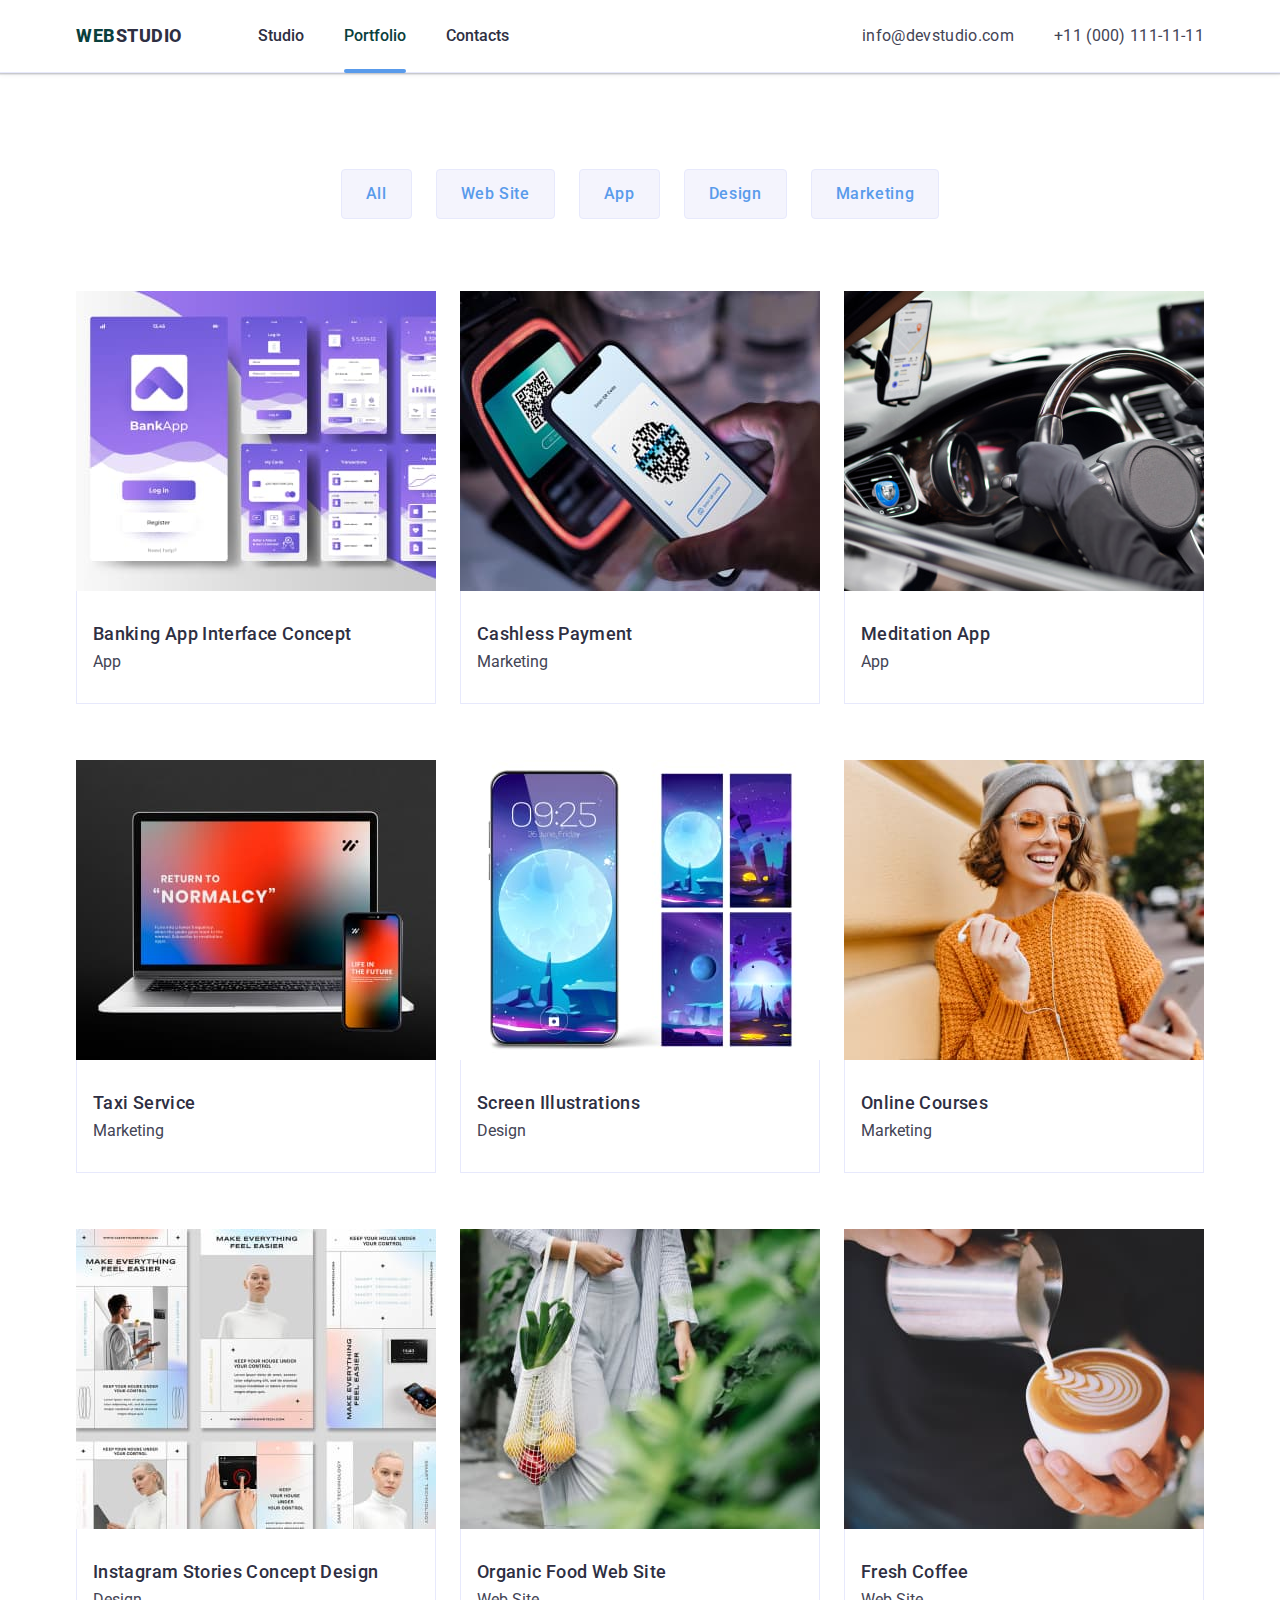
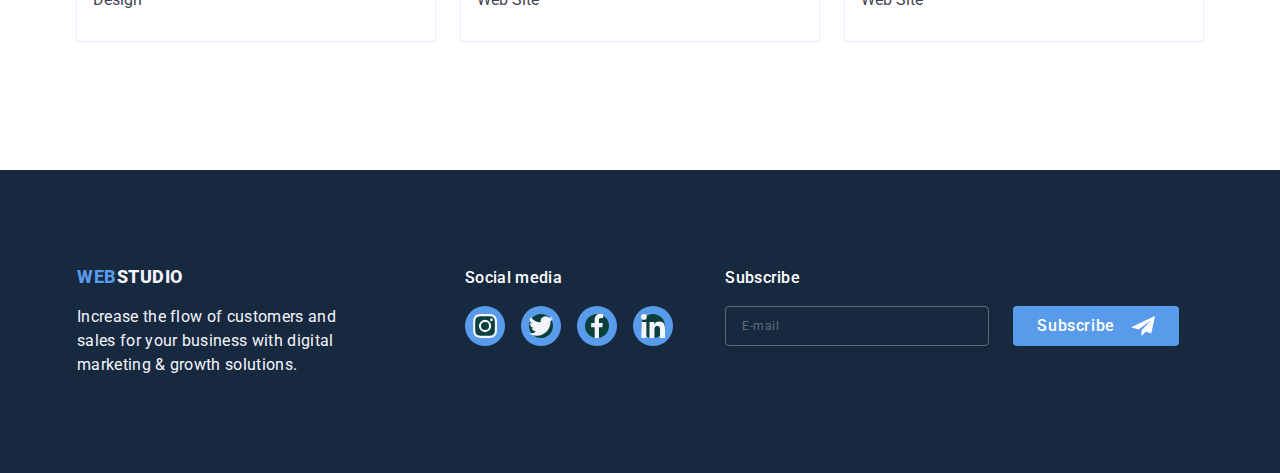
<file: portfilio.html>
<!DOCTYPE html>
<html lang="en">

<head>
  <meta charset="UTF-8" />
  <meta name="viewport" content="width=device-width, initial-scale=1.0" />
  <meta name="description" content="Effective Solutions for Your Business" />
  <!-- Font links -->
  <link rel="preconnect" href="https://fonts.googleapis.com" />
  <link rel="preconnect" href="https://fonts.gstatic.com" crossorigin />
  <link
    href="https://fonts.googleapis.com/css2?family=Montserrat:ital,wght@0,700;1,400&family=Raleway:wght@800&family=Roboto:wght@400;500;700&display=swap"
    rel="stylesheet" />

  <!-- Normalize -->
  <link rel="stylesheet" href="https://cdn.jsdelivr.net/npm/modern-normalize@2.0.0/modern-normalize.min.css" />

  <title>Business</title>
  <link rel="stylesheet" href="./css/styles.css" />
</head>

<body>
  <!-- Header section -->
  <header class="header-start">
    <!-- Favicon -->
    <div class="header-container-header container">
      <nav class="navigation">
        <a class="link header-logo" href="./index.html">Web<span class="header-logo-dark">Studio</span>
        </a>
        <ul class="pages-list list">
          <li class="pages-list-item">
            <a class="pages-list-link link" href="./index.html">Studio</a>
          </li>
          <li class="pages-list-item">
            <a class="pages-list-link current link" href="./portfolio.html">Portfolio</a>
          </li>
          <li class="pages-list-item">
            <a class="pages-list-link link" href="">Contacts</a>
          </li>
        </ul>
      </nav>

      <address class="header-address">
        <ul class="list address-list">
          <li class="header-address-list">
            <a class="header-address-list-item link" href="./mailto:info@devstudio.com.">info@devstudio.com
            </a>
          </li>
          <li class="header-address-list">
            <a class="header-address-list-item link" href="./tel:+110001111111">+11 (000) 111-11-11
            </a>
          </li>
        </ul>
      </address>
    </div>
  </header>
  <main>
    <!-- Filters section-->

    <section class="filters-section-filter list">
      <div class="container container-section-filter">
        <h1 class="visually-hidden">filters-section</h1>

        <ul class="list btn-list-filter">
          <li class="filter-item-btn">
            <button class="filter-list-btn-list" type="button">All</button>
          </li>
          <li class="filter-item-btn">
            <button class="filter-list-btn-list" type="button">
              Web Site
            </button>
          </li>
          <li class="filter-item-btn">
            <button class="filter-list-btn-list" type="button">App</button>
          </li>
          <li class="filter-item-btn">
            <button class="filter-list-btn-list" type="button">Design</button>
          </li>
          <li class="filter-item-btn">
            <button class="filter-list-btn-list" type="button">
              Marketing
            </button>
          </li>
        </ul>

        <!-- Projects section-->
        <!-- projects-card_1 -->

        <ul class="list projects-card-worker">
          <li class="projects-card-item">
            <a class="link projects-card-link" href="">
              <div class="projects-box">
                <img class="projects-list-img" src="./images/p-img1.jpg" alt="Marketing" width="360" height="300" />
                <p class="overlay">
                  14 Stylish and User-Friendly App Design Concepts · Task
                  Manager App · Calorie Tracker App · Exotic Fruit Ecommerce
                  App · Cloud Storage App
                </p>
              </div>

              <div class="container-projects-card">
                <h2 class="projects-card-caption list">
                  Banking App Interface Concept
                </h2>
                <p class="projects-card-list-text">App</p>
              </div>
            </a>
          </li>

          <!-- projects-card_2 -->

          <li class="projects-card-item">
            <a class="link projects-card-link" href="">
              <div class="projects-box">
                <img class="projects-list-img" src="./images/p-img2.jpg" alt="Marketing" width="360" height="300" />
                <p class="overlay">
                  14 Stylish and User-Friendly App Design Concepts · Task
                  Manager App · Calorie Tracker App · Exotic Fruit Ecommerce
                  App · Cloud Storage App
                </p>
              </div>

              <div class="container-projects-card">
                <h2 class="projects-card-caption list">Cashless Payment</h2>
                <p class="projects-card-list-text">Marketing</p>
              </div>
            </a>
          </li>

          <!-- projects-card_3 -->
          <li class="projects-card-item">
            <a class="link projects-card-link" href="">
              <div class="projects-box">
                <img class="projects-list-img" src="./images/p-img3.jpg" alt="Marketing" width="360" height="300" />
                <p class="overlay">
                  14 Stylish and User-Friendly App Design Concepts · Task
                  Manager App · Calorie Tracker App · Exotic Fruit Ecommerce
                  App · Cloud Storage App
                </p>
              </div>

              <div class="container-projects-card">
                <h2 class="projects-card-caption list">Meditation App</h2>
                <p class="projects-card-list-text">App</p>
              </div>
            </a>
          </li>
          <!-- projects-card_4 -->
          <li class="projects-card-item">
            <a class="link projects-card-link" href="">
              <div class="projects-box">
                <img class="projects-list-img" src="./images/p-img4.jpg" alt="Marketing" width="360" height="300" />
                <p class="overlay">
                  14 Stylish and User-Friendly App Design Concepts · Task
                  Manager App · Calorie Tracker App · Exotic Fruit Ecommerce
                  App · Cloud Storage App
                </p>
              </div>

              <div class="container-projects-card">
                <h2 class="projects-card-caption list">Taxi Service</h2>
                <p class="projects-card-list-text">Marketing</p>
              </div>
            </a>
          </li>
          <!-- projects-card_5 -->
          <li class="projects-card-item">
            <a class="link projects-card-link" href="">
              <div class="projects-box">
                <img class="projects-list-img" src="./images/p-img5.jpg" alt="Marketing" width="360" height="300" />
                <p class="overlay">
                  14 Stylish and User-Friendly App Design Concepts · Task
                  Manager App · Calorie Tracker App · Exotic Fruit Ecommerce
                  App · Cloud Storage App
                </p>
              </div>

              <div class="container-projects-card">
                <h2 class="projects-card-caption list">
                  Screen Illustrations
                </h2>
                <p class="projects-card-list-text">Design</p>
              </div>
            </a>
          </li>
          <!-- projects-card_6 -->
          <li class="projects-card-item">
            <a class="link projects-card-link" href="">
              <div class="projects-box">
                <img class="projects-list-img" src="./images/p-img6.jpg" alt="Marketing" width="360" height="300" />
                <p class="overlay">
                  14 Stylish and User-Friendly App Design Concepts · Task
                  Manager App · Calorie Tracker App · Exotic Fruit Ecommerce
                  App · Cloud Storage App
                </p>
              </div>

              <div class="container-projects-card">
                <h2 class="projects-card-caption list">Online Courses</h2>
                <p class="projects-card-list-text">Marketing</p>
              </div>
            </a>
          </li>

          <!-- projects-card_7 -->
          <li class="projects-card-item">
            <a class="link projects-card-link" href="">
              <div class="projects-box">
                <img class="projects-list-img" src="./images/p-img7.jpg" alt="Marketing" width="360" height="300" />
                <p class="overlay">
                  14 Stylish and User-Friendly App Design Concepts · Task
                  Manager App · Calorie Tracker App · Exotic Fruit Ecommerce
                  App · Cloud Storage App
                </p>
              </div>

              <div class="container-projects-card">
                <h2 class="projects-card-caption list">
                  Instagram Stories Concept Design
                </h2>
                <p class="projects-card-list-text">Design</p>
              </div>
            </a>
          </li>

          <!-- projects-card_8 -->
          <li class="projects-card-item">
            <a class="link projects-card-link" href="">
              <div class="projects-box">
                <img class="projects-list-img" src="./images/p-img8.jpg" alt="Marketing" width="360" height="300" />
                <p class="overlay">
                  14 Stylish and User-Friendly App Design Concepts · Task
                  Manager App · Calorie Tracker App · Exotic Fruit Ecommerce
                  App · Cloud Storage App
                </p>
              </div>

              <div class="container-projects-card">
                <h2 class="projects-card-caption list">
                  Organic Food Web Site
                </h2>
                <p class="projects-card-list-text">Web Site</p>
              </div>
            </a>
          </li>

          <!-- projects-card_9 -->
          <li class="projects-card-item">
            <a class="link projects-card-link" href="">
              <div class="projects-box">
                <img class="projects-list-img" src="./images/p-img9.jpg" alt="Marketing" width="360" height="300" />
                <p class="overlay">
                  14 Stylish and User-Friendly App Design Concepts · Task
                  Manager App · Calorie Tracker App · Exotic Fruit Ecommerce
                  App · Cloud Storage App
                </p>
              </div>

              <div class="container-projects-card">
                <h2 class="projects-card-caption list">Fresh Coffee</h2>
                <p class="projects-card-list-text">Web Site</p>
              </div>
            </a>
          </li>
        </ul>
      </div>
    </section>
  </main>

  <!--Footer section-->

  <footer class="footer-finish">
    <div class="footer-content">
      <div class="footer-logo-text">
        <a class="footer-logo-link link" href="./index.html">Web<span class="footer-logo-dark">Studio</span></a>
        <p class="footer-page-text">
          Increase the flow of customers and sales for your business with
          digital marketing & growth solutions.
        </p>
      </div>
      <div class="footer-social">
        <p class="footer-social-text">Social media</p>
        <ul class="footer-list list">
          <li class="footer-item-link">
            <a href="https://www.instagram.com" class="footer-icon-link link">
              <svg class="footer-icon-soc" width="24" height="24">
                <use href="./images/icons.svg#icon-instagram"></use>
              </svg>
            </a>
          </li>
          <li class="footer-item-link">
            <a href="https://www.twitter.com" class="footer-icon-link">
              <svg class="footer-icon-soc" width="24" height="24">
                <use href="./images/icons.svg#icon-twitter"></use>
              </svg>
            </a>
          </li>
          <li class="footer-item-link">
            <a href="https://www.facebook.com" class="footer-icon-link">
              <svg class="footer-icon-soc" width="24" height="24">
                <use href="./images/icons.svg#icon-facebook"></use>
              </svg>
            </a>
          </li>
          <li class="footer-item-link">
            <a href="https://linkedin.com" class="footer-icon-link">
              <svg class="footer-icon-soc" width="24" height="24">
                <use href="./images/icons.svg#icon-linkedin"></use>
              </svg>
            </a>
          </li>
        </ul>
      </div>

      <div class="footer-subscribe">
        <p class="subscribe-position">Subscribe</p>
        <form class="footer-form" name="subscribe-form">
          <label class="input-email">
            <input class="footer-form-input" name="subscribe-email" type="email" placeholder="E-mail" />
          </label>

          <button class="btn btn-accent" type="submit">
            Subscribe
            <svg class="footer-btn-icon" width="24" height="24">
              <use href="./images/icons.svg#icon-letadlo"></use>
            </svg>
          </button>
        </form>
      </div>
    </div>
  </footer>

  <!-- Modal window -->
  <div class="backrop is-hidden" data-modal>
    <div class="modal">
      <button class="modal-btn" type="button" data-modal-close>
        <svg class="modal-btn-icon" width="8" height="8">
          <use href="./images/icons.svg#icon-close-black-18dp-2-1"></use>
        </svg>
      </button>
      <p class="modal-text">Leave your contacts and we will call you back</p>


      <form class="modal-form" name="modal-window">
        <div class="window-form">
          <label for="user-name" class="modal-form-agrement">Name</label>

          <div class="modal-input-icon">
            <input class="modal-form-input" name="user-name" type="text" id="user-name" />
            <svg class="modal-icon" width="18" height="24">
              <use href="./images/icons.svg#icon.person"></use>
            </svg>
          </div>
        </div>



        <div class="window-form">
          <label for="user-name" class="modal-form-agrement">Phone</label>

          <div class="modal-input-icon">
            <input class="modal-form-input" name="user-phone" type="text" id="user-phone" />
            <svg class="modal-icon" width="18" height="24">
              <use href="./images/icons.svg#icon-phoneblack"></use>
            </svg>
          </div>
        </div>



        <div class="window-form">
          <label for="user-name" class="modal-form-agrement">Email</label>
          <div class="modal-input-icon">
            <input class="modal-form-input" name="user-email" type="text" id="user-email" />
            <svg class="modal-icon" width="18" height="24">
              <use href="./images/icons.svg#icon-emailblack"></use>
            </svg>
          </div>
        </div>


        <div class="window-form-coment">
          <label for="user-comment" class="modal-form-agrement">Comment</label>
          <textarea class="modal-form-coment" name="user-comment" id="user-comment" placeholder="Text input">
                </textarea>
        </div>
        <div class="checkbox-container-lable">
          <input class="checkbox visually-hidden" type="checkbox" name="user-privacy" id="user-privacy" value="true" />
          <label for="user-privacy" class="modal-form-desc">
            <span class="modal-desc">
              <svg class="modal-privaci-icon" width="10" height="8">
                <use href="./images/icons.svg#icon-vector"></use>
              </svg>
            </span>
            I accept the terms and conditions of the
            <a class="modal-form-link" href="">Privacy Policy</a>
          </label>

        </div>
        <button id="myBtn" class="btn button-modal-btn" type="button" data-menu-open>Send</button>
      </form>
    </div>
  </div>
  <script src="./js/mobaie-menu.js"></script>
  <script src="./js/modal.js"></script>
</body>

</html>
</file>
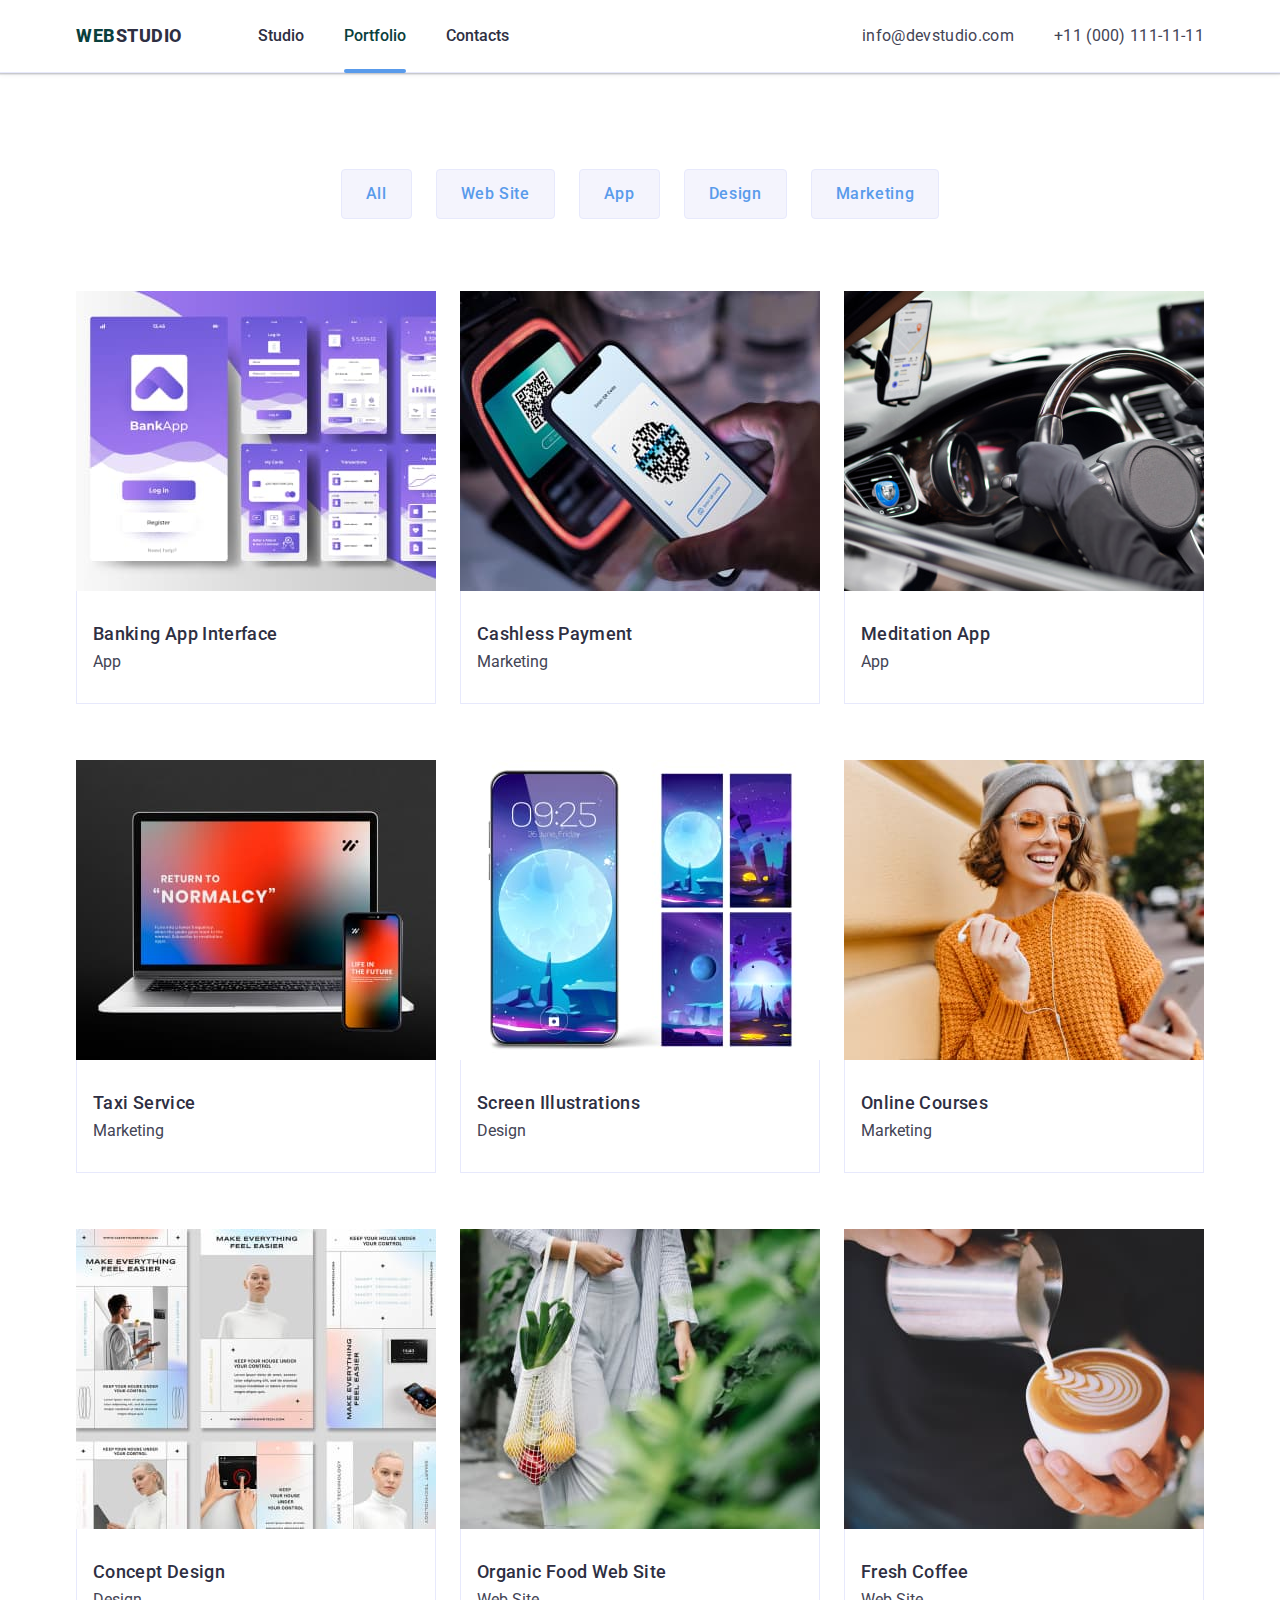
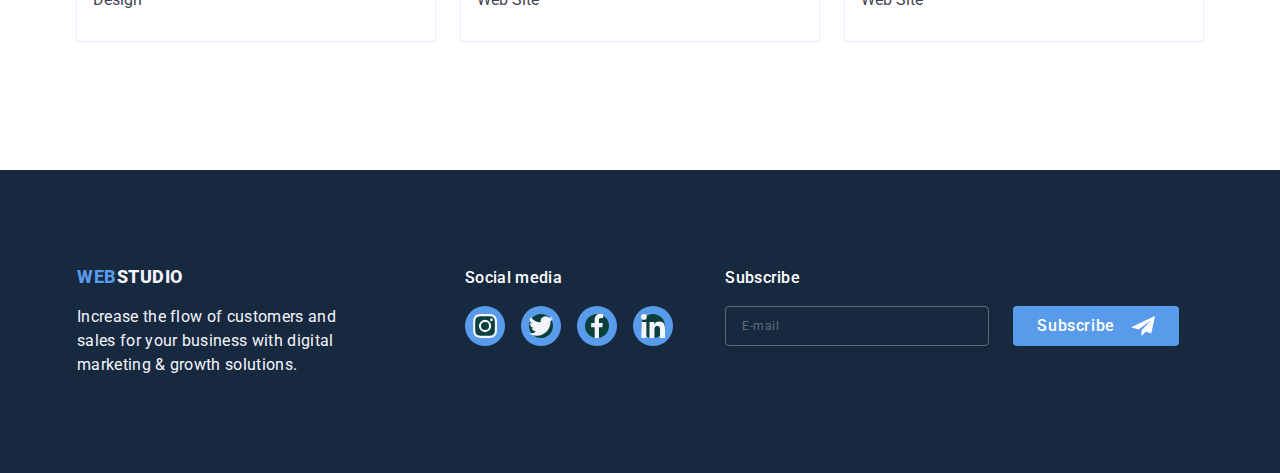
<file: portfolio.html>
<!DOCTYPE html>
<html lang="en">

<head>
  <meta charset="UTF-8" />
  <meta name="viewport" content="width=device-width, initial-scale=1.0" />
  <meta name="description" content="Effective Solutions for Your Business" />
  <!-- Font links -->
  <link rel="preconnect" href="https://fonts.googleapis.com" />
  <link rel="preconnect" href="https://fonts.gstatic.com" crossorigin />
  <link
    href="https://fonts.googleapis.com/css2?family=Montserrat:ital,wght@0,700;1,400&family=Raleway:wght@800&family=Roboto:wght@400;500;700&display=swap"
    rel="stylesheet" />

  <!-- Normalize -->
  <link rel="stylesheet" href="https://cdn.jsdelivr.net/npm/modern-normalize@2.0.0/modern-normalize.min.css" />

  <title>Business</title>
  <link rel="stylesheet" href="./css/styles.css" />
</head>

<body>
  <!-- Header section -->
  <header class="header-start">
    <!-- Favicon -->
    <div class="header-container-header container">
      <nav class="navigation">
        <a class="link header-logo" href="./index.html">Web<span class="header-logo-dark">Studio</span>
        </a>
        <ul class="pages-list list">
          <li class="pages-list-item">
            <a class="pages-list-link link" href="./index.html">Studio</a>
          </li>
          <li class="pages-list-item">
            <a class="pages-list-link current link" href="./portfolio.html">Portfolio</a>
          </li>
          <li class="pages-list-item">
            <a class="pages-list-link link" href="">Contacts</a>
          </li>
        </ul>
      </nav>

      <address class="header-address">
        <ul class="list address-list">
          <li class="header-address-list">
            <a class="header-address-list-item link" href="./mailto:info@devstudio.com.">info@devstudio.com
            </a>
          </li>
          <li class="header-address-list">
            <a class="header-address-list-item link" href="./tel:+110001111111">+11 (000) 111-11-11
            </a>
          </li>
        </ul>
      </address>
    </div>
  </header>
  <main>
    <!-- Filters section-->

    <section class="filters-section-filter list">
      <div class="container container-section-filter">
        <h1 class="visually-hidden">filters-section</h1>

        <ul class="list btn-list-filter">
          <li class="filter-item-btn">
            <button class="filter-list-btn-list" type="button">All</button>
          </li>
          <li class="filter-item-btn">
            <button class="filter-list-btn-list" type="button">
              Web Site
            </button>
          </li>
          <li class="filter-item-btn">
            <button class="filter-list-btn-list" type="button">App</button>
          </li>
          <li class="filter-item-btn">
            <button class="filter-list-btn-list" type="button">Design</button>
          </li>
          <li class="filter-item-btn">
            <button class="filter-list-btn-list" type="button">
              Marketing
            </button>
          </li>
        </ul>

        <!-- Projects section-->
        <!-- projects-card_1 -->

        <ul class="list projects-card-worker">
          <li class="projects-card-item">
            <a class="link projects-card-link" href="">
              <div class="projects-box">
                <img class="projects-list-img" src="./images/p-img1.jpg" alt="Marketing" width="360" height="300" />
                <p class="overlay">
                  14 Stylish and User-Friendly App Design Concepts · Task
                  Manager App · Calorie Tracker App · Exotic Fruit Ecommerce
                  App · Cloud Storage App
                </p>
              </div>

              <div class="container-projects-card">
                <h2 class="projects-card-caption list">
                  Banking App Interface 
                </h2>
                <p class="projects-card-list-text">App</p>
              </div>
            </a>
          </li>

          <!-- projects-card_2 -->

          <li class="projects-card-item">
            <a class="link projects-card-link" href="">
              <div class="projects-box">
                <img class="projects-list-img" src="./images/p-img2.jpg" alt="Marketing" width="360" height="300" />
                <p class="overlay">
                  14 Stylish and User-Friendly App Design Concepts · Task
                  Manager App · Calorie Tracker App · Exotic Fruit Ecommerce
                  App · Cloud Storage App
                </p>
              </div>

              <div class="container-projects-card">
                <h2 class="projects-card-caption list">Cashless Payment</h2>
                <p class="projects-card-list-text">Marketing</p>
              </div>
            </a>
          </li>

          <!-- projects-card_3 -->
          <li class="projects-card-item">
            <a class="link projects-card-link" href="">
              <div class="projects-box">
                <img class="projects-list-img" src="./images/p-img3.jpg" alt="Marketing" width="360" height="300" />
                <p class="overlay">
                  14 Stylish and User-Friendly App Design Concepts · Task
                  Manager App · Calorie Tracker App · Exotic Fruit Ecommerce
                  App · Cloud Storage App
                </p>
              </div>

              <div class="container-projects-card">
                <h2 class="projects-card-caption list">Meditation App</h2>
                <p class="projects-card-list-text">App</p>
              </div>
            </a>
          </li>
          <!-- projects-card_4 -->
          <li class="projects-card-item">
            <a class="link projects-card-link" href="">
              <div class="projects-box">
                <img class="projects-list-img" src="./images/p-img4.jpg" alt="Marketing" width="360" height="300" />
                <p class="overlay">
                  14 Stylish and User-Friendly App Design Concepts · Task
                  Manager App · Calorie Tracker App · Exotic Fruit Ecommerce
                  App · Cloud Storage App
                </p>
              </div>

              <div class="container-projects-card">
                <h2 class="projects-card-caption list">Taxi Service</h2>
                <p class="projects-card-list-text">Marketing</p>
              </div>
            </a>
          </li>
          <!-- projects-card_5 -->
          <li class="projects-card-item">
            <a class="link projects-card-link" href="">
              <div class="projects-box">
                <img class="projects-list-img" src="./images/p-img5.jpg" alt="Marketing" width="360" height="300" />
                <p class="overlay">
                  14 Stylish and User-Friendly App Design Concepts · Task
                  Manager App · Calorie Tracker App · Exotic Fruit Ecommerce
                  App · Cloud Storage App
                </p>
              </div>

              <div class="container-projects-card">
                <h2 class="projects-card-caption list">
                  Screen Illustrations
                </h2>
                <p class="projects-card-list-text">Design</p>
              </div>
            </a>
          </li>
          <!-- projects-card_6 -->
          <li class="projects-card-item">
            <a class="link projects-card-link" href="">
              <div class="projects-box">
                <img class="projects-list-img" src="./images/p-img6.jpg" alt="Marketing" width="360" height="300" />
                <p class="overlay">
                  14 Stylish and User-Friendly App Design Concepts · Task
                  Manager App · Calorie Tracker App · Exotic Fruit Ecommerce
                  App · Cloud Storage App
                </p>
              </div>

              <div class="container-projects-card">
                <h2 class="projects-card-caption list">Online Courses</h2>
                <p class="projects-card-list-text">Marketing</p>
              </div>
            </a>
          </li>

          <!-- projects-card_7 -->
          <li class="projects-card-item">
            <a class="link projects-card-link" href="">
              <div class="projects-box">
                <img class="projects-list-img" src="./images/p-img7.jpg" alt="Marketing" width="360" height="300" />
                <p class="overlay">
                  14 Stylish and User-Friendly App Design Concepts · Task
                  Manager App · Calorie Tracker App · Exotic Fruit Ecommerce
                  App · Cloud Storage App
                </p>
              </div>

              <div class="container-projects-card">
                <h2 class="projects-card-caption list">
                  Concept Design
                </h2>
                <p class="projects-card-list-text">Design</p>
              </div>
            </a>
          </li>

          <!-- projects-card_8 -->
          <li class="projects-card-item">
            <a class="link projects-card-link" href="">
              <div class="projects-box">
                <img class="projects-list-img" src="./images/p-img8.jpg" alt="Marketing" width="360" height="300" />
                <p class="overlay">
                  14 Stylish and User-Friendly App Design Concepts · Task
                  Manager App · Calorie Tracker App · Exotic Fruit Ecommerce
                  App · Cloud Storage App
                </p>
              </div>

              <div class="container-projects-card">
                <h2 class="projects-card-caption list">
                  Organic Food Web Site
                </h2>
                <p class="projects-card-list-text">Web Site</p>
              </div>
            </a>
          </li>

          <!-- projects-card_9 -->
          <li class="projects-card-item">
            <a class="link projects-card-link" href="">
              <div class="projects-box">
                <img class="projects-list-img" src="./images/p-img9.jpg" alt="Marketing" width="360" height="300" />
                <p class="overlay">
                  14 Stylish and User-Friendly App Design Concepts · Task
                  Manager App · Calorie Tracker App · Exotic Fruit Ecommerce
                  App · Cloud Storage App
                </p>
              </div>

              <div class="container-projects-card">
                <h2 class="projects-card-caption list">Fresh Coffee</h2>
                <p class="projects-card-list-text">Web Site</p>
              </div>
            </a>
          </li>
        </ul>
      </div>
    </section>
  </main>

  <!--Footer section-->

  <footer class="footer-finish">
    <div class="footer-content">
      <div class="footer-logo-text">
        <a class="footer-logo-link link" href="./index.html">Web<span class="footer-logo-dark">Studio</span></a>
        <p class="footer-page-text">
          Increase the flow of customers and sales for your business with
          digital marketing & growth solutions.
        </p>
      </div>
      <div class="footer-social">
        <p class="footer-social-text">Social media</p>
        <ul class="footer-list list">
          <li class="footer-item-link">
            <a href="https://www.instagram.com" class="footer-icon-link link">
              <svg class="footer-icon-soc" width="24" height="24">
                <use href="./images/icons.svg#icon-instagram"></use>
              </svg>
            </a>
          </li>
          <li class="footer-item-link">
            <a href="https://www.twitter.com" class="footer-icon-link">
              <svg class="footer-icon-soc" width="24" height="24">
                <use href="./images/icons.svg#icon-twitter"></use>
              </svg>
            </a>
          </li>
          <li class="footer-item-link">
            <a href="https://www.facebook.com" class="footer-icon-link">
              <svg class="footer-icon-soc" width="24" height="24">
                <use href="./images/icons.svg#icon-facebook"></use>
              </svg>
            </a>
          </li>
          <li class="footer-item-link">
            <a href="https://linkedin.com" class="footer-icon-link">
              <svg class="footer-icon-soc" width="24" height="24">
                <use href="./images/icons.svg#icon-linkedin"></use>
              </svg>
            </a>
          </li>
        </ul>
      </div>

      <div class="footer-subscribe">
        <p class="subscribe-position">Subscribe</p>
        <form class="footer-form" name="subscribe-form">
          <label class="input-email">
            <input class="footer-form-input" name="subscribe-email" type="email" placeholder="E-mail" />
          </label>

          <button class="btn btn-accent" type="submit">
            Subscribe
            <svg class="footer-btn-icon" width="24" height="24">
              <use href="./images/icons.svg#icon-letadlo"></use>
            </svg>
          </button>
        </form>
      </div>
    </div>
  </footer>

  <!-- Modal window -->
  <div class="backrop is-hidden" data-modal>
    <div class="modal">
      <button class="modal-btn" type="button" data-modal-close>
        <svg class="modal-btn-icon" width="8" height="8">
          <use href="./images/icons.svg#icon-close-black-18dp-2-1"></use>
        </svg>
      </button>
      <p class="modal-text">Leave your contacts and we will call you back</p>


      <form class="modal-form" name="modal-window">
        <div class="window-form">
          <label for="user-name" class="modal-form-agrement">Name</label>

          <div class="modal-input-icon">
            <input class="modal-form-input" name="user-name" type="text" id="user-name" />
            <svg class="modal-icon" width="18" height="24">
              <use href="./images/icons.svg#icon.person"></use>
            </svg>
          </div>
        </div>



        <div class="window-form">
          <label for="user-name" class="modal-form-agrement">Phone</label>

          <div class="modal-input-icon">
            <input class="modal-form-input" name="user-phone" type="text" id="user-phone" />
            <svg class="modal-icon" width="18" height="24">
              <use href="./images/icons.svg#icon-phoneblack"></use>
            </svg>
          </div>
        </div>



        <div class="window-form">
          <label for="user-name" class="modal-form-agrement">Email</label>
          <div class="modal-input-icon">
            <input class="modal-form-input" name="user-email" type="text" id="user-email" />
            <svg class="modal-icon" width="18" height="24">
              <use href="./images/icons.svg#icon-emailblack"></use>
            </svg>
          </div>
        </div>


        <div class="window-form-coment">
          <label for="user-comment" class="modal-form-agrement">Comment</label>
          <textarea class="modal-form-coment" name="user-comment" id="user-comment" placeholder="Text input">
                </textarea>
        </div>
        <div class="checkbox-container-lable">
          <input class="checkbox visually-hidden" type="checkbox" name="user-privacy" id="user-privacy" value="true" />
          <label for="user-privacy" class="modal-form-desc">
            <span class="modal-desc">
              <svg class="modal-privaci-icon" width="10" height="8">
                <use href="./images/icons.svg#icon-vector"></use>
              </svg>
            </span>
            I accept the terms and conditions of the
            <a class="modal-form-link" href="">Privacy Policy</a>
          </label>

        </div>
        <button id="myBtn" class="btn button-modal-btn" type="button" data-menu-open>Send</button>
      </form>
    </div>
  </div>
  <script src="./js/mobaie-menu.js"></script>
  <script src="./js/modal.js"></script>
</body>

</html>
</file>
<file: css/styles.css>
/* Base styles */
:root {
  --primary-font: Roboto, sans-serif;
  --link-logo-font: Raleway, sans-serif;
  --primavery-logo-color: #0a403c;
  --primavery-logo-color: #2e2f42;
  --primary-black-color: #212121;
  --primary-white-color: #ffffff;
  --primary-accent-color: #0a403c;
  --secondary-accent-color: #e7e9fc;
  --primary-green-color: #2e2f42;
  --primary-slate-color: #434455;
  --active-link-color: #0a403c;
  --light-background-color: #f4f4fd;
  --light-background-color: #2e2f42;
  --primavery-background-btn-color: #f4f4fd;
  --primavery-list-color: #2e2f42;
  --primavery-doing-title: #2e2f42;
  --primavery-team-title: #2e2f42;
  --primavery-team-text: #434455;
  --primavery-footer-text: #f4f4fd;
  --primavery-page-color: #599beb;
  --primavery-address-color: #434455;
  --primavery-header-color: #434455;
  --primavery-filter-btn-color: #599beb;
  --primavery-background-filter-color: #f4f4fd;
  --primavery-caption-color: #2e2f42;
  --primavery-border-color: 1px solid #e7e9fc;
  --primavery-custtitle-color: #2e2f42;
  --primavery-cust-icon-color: #8e8f99;
  --primavery-soc-link-team-background-color: #599beb;
  --primavery-footer-social-text: color: #FFFFFF;
  --primavery-footicon-background-color: #599beb;
  --primavery-footer-icon-soc-fill: #f4f4fd;
  --primavery-name-modal-color: #8e8f99;
  --primavery-modal-icon-fill: #599beb;
  --primavery-span-desc-background-color: #599beb;
  --primavery-form-desc-fill: #F4F4FD;
  --primavery-link-policy-color: #599beb;
}

body {
  font-family: Roboto, sans-serif;
  font-style: normal;
  background-color: #ffffff;
  font-size: 16px;
  font-weight: 400;
  color: #434455;
}

h1,
h2,
h3,
p {
  margin: 0;
}

*,
::after,
::before {
  box-sizing: border-box;
}

img {
  display: block;
}

.link {
  text-decoration: none;
}

.list {
  list-style: none;
  margin: 0;
  padding: 0;
}

.header-start {
  box-shadow: 0px 2px 1px rgba(46, 47, 66, 0.08),
    0px 1px 1px rgba(46, 47, 66, 0.16), 0px 1px 6px rgba(46, 47, 66, 0.08);
}

.container {
  max-width: 426px;
  padding: 0 15px;
  margin: 0 auto;
}

@media screen and (min-width: 768px) {
  .container {
    max-width: 766px;
  }
}

@media screen and (min-width: 1158px) {
  .container {
    max-width: 1158px;

  }
}

.visually-hidden {
  position: absolute;
  width: 1px;
  height: 1px;
  margin: -1px;
  border: 0;
  padding: 0;

  white-space: nowrap;
  clip-path: inset(100%);
  clip: rect(0 0 0 0);
  overflow: hidden;
}

button {
  font-family: inherit;
  cursor: pointer;
}

.header-start {
  border-bottom: 1px solid #e7e9fc;
  box-shadow: 0px 2px 1px rgba(46, 47, 66, 0.08),
    0px 1px 1px rgba(46, 47, 66, 0.16), 0px 1px 6px rgba(46, 47, 66, 0.08);
}

.header-container-header {
  display: flex;
  align-items: center;
  justify-content: space-between;
}

.navigation {
  display: flex;
  align-items: center;
}

.header-logo {
  padding: 24px 0;
  display: block;
  font-size: 18px;
  font-style: normal;
  font-weight: 800;
  letter-spacing: 0.03em;
  text-transform: uppercase;
  list-style: none;
  line-height: 1.17;
  position: relative;
  color: #0a403c;
}

.header-logo-dark {
  color: var(--iris);
  font-size: 18px;
  font-weight: 800;
  line-height: 1.17;
  text-transform: uppercase;
  color: #2e2f42;
}

.btn-menu-open {
  padding: 0;
  line-height: 0;
  border: none;
  background-color: transparent;
}

.icon-menu-open {
  stroke: #2E2F42;
  position: relative;

}

.pages-list {
  display: none;
  gap: 40px;
}

.pages-list-item {
  gap: 40px;
}

.pages-list-link {
  color: #434455;
  font-weight: 500;
  font-size: 16px;
  line-height: 1.5;
  text-decoration: none;
  color: #2e2f42;
  list-style: none;
  padding: 24px 0;
  display: block;
  position: relative;
  transition: color 250ms cubic-bezier(0.4, 0, 0.2, 1);

}

.pages-list-link.current::after {
  content: '';
  position: absolute;
  left: 0;
  display: block;
  width: 100%;
  height: 4px;
  border-radius: 2px;
  flex-shrink: 0;
  bottom: -1px;
  background-color: #599beb;
}

.pages-list-link.current,
.pages-list-link:hover,
.pages-list-link:focus {
  color: #0a403c;
}


/* Header address */

.header-address {
  font-style: normal;
  margin-left: auto;
  display: none;
}

.header-address-list {
  transition: color 250ms cubic-bezier(0.4, 0, 0.2, 1);
}

.header-address-list-item {
  color: #434455;
  font-family: Roboto, sans-serif;
  font-size: 16px;
  font-weight: 400;
  line-height: 1.5;
  letter-spacing: 0.02em;
  text-decoration: none;
  transition: color 250ms cubic-bezier(0.4, 0, 0.2, 1);
}

.header-address-list-item:hover,
.header-address-list-item:focus {
  color: #0a403c;
}

.address-list {
  display: flex;
  gap: 40px;
}

.mobile-menu {
  position: fixed;
  width: 100%;
  height: 100%;
  top: 0;
  left: 0;
  background-color: #fff;
  opacity: 0;
  visibility: hidden;
  pointer-events: none;

}

.mobile-menu.is-open {
  opacity: 1;
  visibility: visible;
  pointer-events: auto;
}

.btn-menu-close {
  width: 24px;
  height: 24px;
  padding: 0;
  line-height: 0;
  background-color: transparent;
  border-radius: 50%;
  border: 1px solid rgba(0, 0, 0, 0.1);
  position: absolute;
  top: 24px;
  right: 24px;
}

.mob-contact-list {
  margin-top: auto;
  list-style: none;
}

.mob-nav-list {
  justify-content: center;
  display: flex;
  flex-direction: column;
  gap: 40px;
  padding: 0;
  margin: 0;
  margin-bottom: 284px;
  list-style: none;
}

.mob-nav-link {
  color: var(--green, #2E2F42);
  font-size: 36px;
  font-weight: 700;
  line-height: 1.11;
  letter-spacing: 0.02em;
  text-transform: capitalize;

}

.mob-link-studio {
  color: var(--navyblue, #599beb);
}

.mob-contact-link {
  justify-content: center;
  display: block;
  flex-direction: column;
  gap: 40px;
  padding-bottom: 48px;
  list-style: none;
}

.mob-contact-phone {
  color: var(--navyblue, #599beb);
  font-size: 24px;
  font-weight: 700;
  line-height: 1.11;
  letter-spacing: 0.02em;
  text-transform: capitalize;
  text-align: left;
  font-style: normal;
  list-style: none;

}

.mob-contact-email {
  color: var(--slate, #434455);
  font-size: 20px;
  font-weight: 500;
  line-height: 1.2;
  letter-spacing: 0.02em;
  list-style: none;

}

.mob-soc-list {
  display: flex;
  gap: 56px;

}

.mob-soc-item {
  width: 40px;
  height: 40px;
}

.mob-soc-link {
  border-radius: 50%;
  width: 100%;
  height: 100%;
  background-color: #599beb;
  display: flex;
  align-items: center;
  justify-content: center;
  transition: background-color 250ms cubic-bezier(0.4, 0, 0.2, 1);
}

.mob-soc-link:hover,
.mob-soc-link:focus {
  background-color: #599beb;
}

.mob-soc-icon {
  fill: #f4f4fd;

}

.mob-soc-item {
  width: 40px;
  height: 40px;
  text-align: left;
}

@media screen and (min-width: 768px) {
  .mobile-menu {
    display: none;
  }

  .pages-list {
    display: flex;

  }

  .header-address {
    display: block;
  }

  .btn-menu-open {
    display: none;
    position: relative;
  }

  .header-logo {
    margin-right: 120px;
  }

  .address-list {
    flex-direction: column;
    gap: 12px;
  }

  .header-address-list-item {
    font-size: 12px;
    line-height: 1.16;
  }
}

@media screen and (min-width: 1158px) {
  .header-logo {
    margin-right: 76px;
  }

  .address-list {
    flex-direction: row;
    gap: 40px;
  }

  .header-address-list-item {
    font-size: 16px;
    line-height: 1.5;
  }
}

/* Hero */
.hero {
  display: flex;
  text-align: center;
  margin: 0 auto;
  background-color: #2e2f42;
  width: 100%;
  text-align: center;
  margin: 0 auto;
  padding: 112px 0;
  background-repeat: no-repeat;
  background-size: cover;
  background-position: center;
  background-image: linear-gradient(rgba(46, 66, 65, 0.7),
      rgba(46, 66, 64, 0.7)),
    url(../images/hero-mob-1x.jpg);
}

@media screen and (min-device-pixel-ratio: 2),
screen and (min-resolution: 192dpi),
screen and (min-resolution: 2dppx) {}

.hero {
  background-image: linear-gradient(rgba(46, 47, 66, 0.7),
      rgba(46, 47, 66, 0.7)),
    url(../images/hero-mob-2x.jpg);
}

.hero-title {
  text-transform: capitalize;
  margin-bottom: 72px;
  color: var(--white, #fff);
  text-align: center;
  font-size: 36px;
  font-style: normal;
  font-weight: 700;
  line-height: 1.11;
  letter-spacing: 0.02em;
  margin: 0 auto 72px;
  max-width: 436px;
}

.hero-list-btn {
  color: var(--white, #fff);
  font-size: 16px;
  font-style: normal;
  font-weight: 500;
  line-height: 1.5;
  letter-spacing: 0.04em;
  border: none;
  min-width: 169px;
  height: 56px;
  margin-right: auto;
  margin-left: auto;
  display: block;
  border-radius: 4px;
  transition: background-color 250ms cubic-bezier(0.4, 0, 0.2, 1);
  border-radius: 4px;
  background: var(--iris, #599beb);
  box-shadow: 0px 4px 4px 0px rgba(0, 0, 0, 0.15);
}

.hero-list-btn:hover,
.hero-list-btn:focus {
  background-color: #599beb;
}



@media screen and (min-width: 768px) {
  @media screen and (min-device-pixel-ratio: 2),
  screen and (min-resolution: 192dpi),
  screen and (min-resolution: 2dppx) {}

  .hero {
    background-image: linear-gradient(rgba(46, 47, 66, 0.7),
        rgba(46, 47, 66, 0.7)),
      url(../hero-tabl-2x.jpg);
  }

  .hero {
    background-image: linear-gradient(rgba(46, 47, 66, 0.7),
        rgba(46, 47, 66, 0.7)),
      url(../images/hero-tabl-1x.jpg);
  }

  .hero-title {
    margin: 0 auto 36px;
    font-size: 56px;
    line-height: 1.07;
    letter-spacing: 0.02em;
    margin: 0 auto 36px;
    text-align: center;
    font-weight: 700;
    line-height: 1.07;
    letter-spacing: 0.02em;
    margin-right: auto;
    margin-left: auto;
    max-width: 496px;
    margin-bottom: 48px;
  }
}

@media screen and (min-width: 1158px) {
  .hero {
    background-image: linear-gradient(rgba(46, 47, 66, 0.7),
        rgba(46, 47, 66, 0.7)),
      url(../images/hero-desc-1x.jpg);
    max-width: 1158px;
    padding: 188px 0;
  }

  @media screen and (min-device-pixel-ratio: 2),
  screen and (min-resolution: 192dpi),
  screen and (min-resolution: 2dppx) {
    .hero {
      background-image: linear-gradient(rgba(46, 47, 66, 0.7),
          rgba(46, 47, 66, 0.7)),
        url(../images/hero-desk-2x.jpg);
    }
  }
}

/* Indicators */
.indicators-section-list {
  margin-top: 96px;
}

.container-indscators {
  max-width: 100%;
  padding: 0 16px;
  margin: 0 auto;
}

.indicators-list {
  display: flex;
  flex-wrap: wrap;
  gap: 72px 24px;
}

.indicators-list-caption {
  color: var(--navyblue, #2E2F42);
  text-align: center;
  font-size: 36px;
  font-weight: 700;
  line-height: 1.11;
  letter-spacing: 0.02em;
  text-transform: capitalize;

}

.indicators-list-text {
  color: var(--slate, #434455);
  line-height: 1.5;
  letter-spacing: 0.02em;
  font-size: 16px;
  font-weight: 500;
}

.indicators-icon-list {
  display: none;
}

@media screen and (min-width: 768px) {
  .indicators-item {
    width: calc((100% - 24px) / 2);
  }

  .indicators-list-caption {
    text-align: left;
  }

  .indicators-list-text {
    font-weight: 500;
    line-height: 1.5;
    letter-spacing: 0.02em;
  }
}

@media screen and (min-width: 1158px) {
  .indicators-section-list {
    padding: 120px 0;
  }

  .indicators-list {
    display: flex;
    gap: 24px;
  }

  .indicators-item {
    width: calc((100% - 72px) / 4);
  }

  .indicators-icon-list {
    display: flex;
    align-items: center;
    justify-content: center;
    width: 264px;
    height: 112px;
    background-color: #f4f4fd;
    border-radius: 4px;
    margin-bottom: 8px;
  }

  .indicators-list-icon {
    display: flex;
  }

  .indicators-list-caption {
    font-size: 20px;
    font-weight: 500;
    line-height: 1.2;
    margin-bottom: 8px;
    width: 264px;
    height: 24px;
  }

  .indicators-list-text {
    font-weight: 400;
    width: 264px;
    height: 72px;
  }
}

/* We are doing */
.doing {
  display: none;
}

@media screen and (min-width: 1158px) {
  .doing {
    padding-bottom: 120px;
    display: inline;
    display: flex;
    justify-content: center;
    align-items: center;
    gap: 120px;
  }

  .doing-container {
    width: 1158px;
  }

  .list-doing-title {
    color: var(--navyblue, #2e2f42);
    text-align: center;
    font-size: 36px;
    font-weight: 700;
    letter-spacing: 0.02em;
    text-transform: capitalize;
    line-height: 1.11;
    margin-bottom: 72px;
  }

  .list-doing_do {
    box-shadow: 0px 1px 6px rgba(46, 47, 66, 0.08),
      0px 1px 1px rgba(46, 47, 66, 0.16), 0px 2px 1px rgba(46, 47, 66, 0.08);
  }

  .doing-list-list {
    display: flex;
    gap: 24px;
  }

  .doing-list-img {
    width: calc((100% - 72px) / 4);

  }
}

/* Team card */

.team-card-container {
  display: flex;
  padding-bottom: 96px;
  flex-direction: column;
  justify-content: center;
  align-items: center;
}

.team-title-list {
  color: var(--navyblue, #2E2F42);
  text-align: center;
  font-size: 36px;
  font-weight: 700;
  line-height: 1.11;
  letter-spacing: 0.02em;
  text-transform: capitalize;
  padding-bottom: 15px;
}

.team-list {
  letter-spacing: 0.02em;
  display: flex;
  flex-wrap: wrap;
  gap: 72px 24px;
  justify-content: center;
  text-align: center;

}

.team-list-img {
  border-radius: 0px 0px 4px 4px;
  box-shadow: 0px 2px 1px 0px rgba(46, 47, 66, 0.08),
    0px 1px 1px 0px rgba(46, 47, 66, 0.16),
    0px 1px 6px 0px rgba(46, 47, 66, 0.08);
  width: calc(100%-72px) / 4;
  display: block;
  max-width: 100%;
  height: auto;
}

.team-card-name {
  padding: 32px 0;
}

.team-list-position {
  color: var(--navyblue, #2e2f42);
  font-size: 20px;
  font-weight: 500;
  line-height: 1.2;
  letter-spacing: 0.02em;
  text-align: center;
  margin-bottom: 8px;
}

.team-list-text {
  margin-bottom: 8px;
  text-align: center;
  font-size: 16px;
  line-height: 1.5em;
  letter-spacing: 0.02em;
}

.social-list {
  display: flex;
  gap: 24px;
  justify-content: center;

}

.social-card-item {
  width: 40px;
  height: 40px;
}

.social-team-link {
  border-radius: 50%;
  width: 100%;
  height: 100%;
  background-color: #599beb;
  display: flex;
  align-items: center;
  justify-content: center;
  transition: background-color 250ms cubic-bezier(0.4, 0, 0.2, 1);
}

.social-team-link:hover,
.social-team-link:focus {
  background-color:#599beb;
}

.social-team-icon {
  fill: #f4f4fd;
}

@media screen and (min-width: 768px) {
  .team {
    width: 100%;
    flex-shrink: 0;
    padding-top: 96px;
  }

  .team-card-container {
    max-width: 584px;
  }

  .team-title-list {
    margin-bottom: 64px;
    text-align: center;
    display: flex;
  }

  .team-list-img {
    width: calc(100% - 24px) / 2;
  }
}


@media screen and (min-width: 1158px) {

  .team {
    padding: 0;
  }

  .team-card-container {
    max-width: 1158px;
  }

  .team-list-img {
    width: calc((100% - 72px) / 4);
  }
}

/* Customers section */
.customers-section-link {
  width: 100%;
  padding-bottom: 96px;
}

.customers-section-container {
  padding: 0 16px;
  margin: 0 auto;
  max-width: 428px;
}

.customers-title {
  color: var(--navyblue, #2E2F42);
  text-align: center;
  font-size: 36px;
  font-weight: 700;
  line-height: 1.11;
  letter-spacing: 0.02em;
  text-transform: capitalize;
  margin-bottom: 72px;
}

.customers-link-icon {
  display: flex;
  gap: 72px 16px;
  flex-wrap: wrap;
}

.customers-social-icon {
  width: calc((100% - 16px) / 2);
  height: 88px;
}

.social-link {
  width: 100%;
  height: 100%;
  border: 1px solid #8e8f99;
  border-radius: 4px;
  display: flex;
  align-items: center;
  justify-content: center;
  color: #8e8f99;
  transition: border-color 250ms cubic-bezier(0.4, 0, 0.2, 1),
    color 250ms cubic-bezier(0.4, 0, 0.2, 1);
}

.social-link:hover,
.social-link:focus {
  border-color: #599beb;
  color: #599beb;
}

.icon-customers-link {
  fill: currentColor;
}

@media screen and (min-width: 768px) {
  .customers-section-container {
    max-width: 584px;

  }

  .customers-link-icon {
    gap: 24px;
  }

  .customers-social-icon {
    width: calc((100% - 48px) / 3);
    height: 88px;
  }
}

@media screen and (min-width: 1158px) {
  .customers-section-container {
    max-width: 1158px;
  }

  .customers-social-icon {
    width: calc((100% - 120px) / 6);
  }
}

/* Footer */
.footer-finish {
  background-color: #17293f;
  padding: 96px 0;
}

.footer-content {
  justify-content: center;
  display: flex;
  flex-wrap: wrap;
  padding: 0 16px;
  max-width: 428px;
  gap: 72px;
  margin: 0 auto;
}

.footer-logo-text {
  width: 268px;
}

.footer-logo-link {
  color: var(--iris, #599beb);
  font-size: 18px;
  font-style: normal;
  font-weight: 800;
  letter-spacing: 0.03em;
  text-transform: uppercase;
  list-style: none;
  line-height: 1.17;
  background-color: #17293f;
  display: block;
  text-align: center;
}

.footer-logo-dark {
  text-transform: uppercase;
  color: #2e2f42;
  color: #f4f4fd;
}

.footer-page-text {
  color: var(--cloud, #f4f4fd);
  font-size: 16px;
  border: none;
  height: 72px;
  margin-top: 18px;
  font-style: normal;
  font-weight: 400;
  line-height: 1.5;
  letter-spacing: 0.02em;
  display: block;
}

.footer-social {
  gap: 24px;
  align-items: center;
  justify-content: center;
  display: block;
  margin: 0;
}

.footer-social-text {
  font-weight: 500;
  font-size: 16px;
  line-height: 1.5;
  letter-spacing: 0.02em;
  color: #ffffff;
  margin-bottom: 16px;
  align-items: center;
  justify-content: center;
  display: block;
  text-align: center;
}

.footer-list {
  display: flex;
  gap: 16px;
  align-items: center;
  justify-content: center;
}

.footer-item-link {
  background-color: #599beb;
  border-radius: 50%;
  display: flex;
  align-items: center;
  justify-content: center;
  width: calc((100% - 36px) / 4);
  width: 40px;
  height: 40px;
}

.footer-icon-link {
  display: flex;
  align-items: center;
  justify-content: center;
  fill: var(--iris, #0a403c);
  background-color: #0a403c;
  border-radius: 50%;
  transition: background-color 250ms cubic-bezier(0.4, 0, 0.2, 1);
}

.footer-icon-link:hover,
.footer-icon-link:focus {
  background-color: #31d0aa;
}

.footer-icon-soc {
  gap: 16px;
  color: rgba(244, 244, 253, 1);
  fill: #f4f4fd;
}

/* Footer form */
.footer-subscribe {
  justify-content: center;
  text-align: center;
  width: 100%;
  flex-direction: column;
}

.subscribe-position {
  color: #ffffff;
  font-size: 16px;
  font-weight: 500;
  line-height: 1.5;
  letter-spacing: 0.02em;
  margin-bottom: 16px;
  width: 100%;
}

.footer-form {
  display: flex;
  text-align: center;
  flex-direction: column;
  gap: 24px;
}

.input-email {
  width: 100%;
}

.footer-form-input {
  color: #ffffff;
  letter-spacing: 0.04em;
  border-radius: 4px;
  box-shadow: 0px 4px 4px 0px rgba(0, 0, 0, 0.15);
  height: 40px;
  width: 100%;
  opacity: 0.3;
  background-color: transparent;
  font-size: 12px;
  line-height: 1.5;
  padding-left: 16px;
  border: 1px solid #ffffff;
}

.footer-form-input::placeholder {
  color: #ffffff;
  font-size: 12px;
  font-weight: 400;
  line-height: 2;
  letter-spacing: 0.04em;
}

.btn-accent {
  color: #FFFFFF;
  font-size: 16px;
  font-weight: 500;
  line-height: 1.5;
  letter-spacing: 0.04em;
  border: none;
  width: 165px;
  height: 40px;
  border-radius: 4px;
  justify-content: center;
  text-align: center;
  background-color: #599beb;
  align-items: center;
  margin-left: 131px;
}

.footer-btn-icon {
  fill: #FFFFFF;
  line-height: 1.5;
  background-color:#599beb;
  margin-left: 16px;
}

@media screen and(max-width: 767px) {

  .subscribe-position,
  .footer-form-input {
    width: 100%;
  }

  .footer-social,
  .footer-logo-link,
  .footer-subscribe {
    display: block;
    text-align: center;
  }
}

@media screen and (min-width: 768px) {
  .footer-content {
    max-width: 584px;
    gap: 72px 24px;
    justify-content: flex-start;
  }

  .footer-logo-link {
    text-align: left;
  }

  .footer-social-text {
    text-align: left;
  }

  .footer-form {
    flex-direction: row;
    gap: 24px;
  }

  .footer-form-input {
    width: 264px;
    height: 40px;
    text-align: left;
    padding: 0;
    padding-left: 16px;
  }

  .footer-subscribe {
    width: auto;
    gap: 24px;
    margin: 0;
    text-align: left;
  }

  .btn-accent {
    width: 100%;
    height: 40px;
    margin: auto;
    padding: 8px 24px;
    display: flex;
  }
}

@media screen and (min-width: 1158px) {
  .footer-content {
    max-width: 1158px;
    display: flex;
    flex-wrap: nowrap;
    gap: 0;

  }

  .footer-logo-text {
    margin-right: 120px;
  }

  .footer-social {
    margin-right: 24px;
  }

  .footer-social-text {
    text-align: left;
  }

  .footer-subscribe {
    margin-left: auto;
    margin-right: 24px;
    text-align: left;
  }

  .footer-form-input {
    width: 264px;
    height: 40px;
  }
}

/* Modal window  */
.backrop {
  /* position: fixed; */
  top: 0;
  left: 0;
  width: 100%;
  height: 100%;
  background-color: rgba(46, 47, 66, 0.4);
  visibility: 250ms cubic-bezier(0.4, 0, 0.2, 1);
  transition: opacity 250ms cubic-bezier(0.4, 0, 0.2, 1), visibility 250ms cubic-bezier(0.4, 0, 0.2, 1);
}

.backrop.is-hidden {
  opacity: 0;
  pointer-events: none;
  visibility: hidden;
}

.modal {
  transition: opacity 250ms cubic-bezier(0.4, 0, 0.2, 1);
  position: fixed;
  transform: translate(-50%, -50%) scale(1);
  top: 50%;
  left: 50%;
  opacity: 1;
  padding: 72px 24px 24px 24px;  
  border-radius: 4px;
  transition: transform 250ms cubic-bezier(0.4, 0, 0.2, 1);
  box-shadow: 0px 1px 1px rgba(0, 0, 0, 0.14);
  background: var(--dairy, #FCFCFC);
margin-top: 20px;
width: 240px;
max-height: 90vh;
overflow-y: auto;
}
.modal-btn {
  position: absolute;
  top: 24px;
  right: 24px;
  width: 24px;
  height: 24px;
  border-radius: 50%;
  display: flex;
  align-items: center;
  justify-content: center;
  padding: 0;
  background-color: #e7e9fc;
  border: 1px solid rgba(0, 0, 0, 0.1);
  transition: background-color 250ms cubic-bezier(0.4, 0, 0.2, 1), border 250ms cubic-bezier(0.4, 0, 0.2, 1);
}

.modal-btn:hover,
.modal-btn:focus {
  background-color: #599beb;
  border: none;
  fill: #ffffff;
}

.modal-btn-icon {
  color: rgba(46, 47, 66, 1);
  flex-shrink: 0;
  transition: fill 250ms cubic-bezier(0.4, 0, 0.2, 1);
}

.modal-text {
  font-weight: 500;
  font-size: 16px;
  line-height: 1.5;
  text-align: center;
  letter-spacing: 0.02em;
  color: #2E2F42;
  margin-bottom: 16px;
}

.window-form {
  margin-bottom: 8px;
}


.modal-form-agrement {
  font-size: 12px;
  line-height: 1.17;
  letter-spacing: 0.04em;
  color: #8e8f99;
  display: block;
  margin-bottom: 4px;
}

.modal-input-icon {
  position: relative;
  width: 100%;
}

.modal-form-input {
  width: 100%;
  height: 40px;
  border: 1px solid rgba(46, 47, 66, 0.4);
  border-radius: 4px;
  background-color: transparent;
  padding-left: 38px;
  outline: transparent;
  transition: border-color 250ms cubic-bezier(0.4, 0, 0.2, 1);
}

.modal-form-input:focus {
  border-color: #599beb;
}

.modal-form-input:focus {
  fill: #599beb;
}

.modal-icon {
  position: absolute;
  left: 16px;
  top: 50%;
  transform: translateY(-50%);
  transition: fill 250ms cubic-bezier(0.4, 0, 0.2, 1);
}

.modal-icon:hover,
.modal-icon:focus {
  fill: #599beb;
}

.window-form-coment {
  margin-bottom: 16px;
}

.modal-form-coment {
  background-color: transparent;
  color: rgba(46, 47, 66, 0.4);
  line-height: 1.17;
  width: 360px;
  height: 70px; 
  font-size: 12px;
  letter-spacing: 0.04em;
  border: 1px solid rgba(46, 47, 66, 0.4);
  border-radius: 4px;
  padding: 8px 16px;
  outline: transparent;
  resize: none;
  transition: border-color 250ms cubic-bezier(0.4, 0, 0.2, 1);
}

.modal-form-coment:focus {
  color: rgba(46, 47, 66, 0.4);
  border-color: #599beb;
}

.checkbox-container-lable {
  margin-bottom: 24px;
}

.modal-form-desc {
  color: #8e8f99;
  font-size: 12px;
  line-height: 1.17;
  letter-spacing: 0.04em;
  display: block;
}

.modal-desc {
  width: 16px;
  height: 16px;
  border-radius: 2px;
  align-items: center;
  justify-content: center;
  fill: transparent;
  display: inline-flex;
  border: 1px solid rgba(46, 47, 66, 0.4);
  transition: background-color 250ms cubic-bezier(0.4, 0, 0.2, 1),
    border 250ms cubic-bezier(0.4, 0, 0.2, 1),
    fill 250ms cubic-bezier(0.4, 0, 0.2, 1);
}

.checkbox:checked+.modal-form-desc>.modal-desc {
  background-color: #599beb;
  border: none;
  fill: #F4F4FD;
  border-color: #599beb;
}

.modal-form-link {
  color: var(--iris, #599beb);
  font-size: 12px;
  font-style: normal;
  font-weight: 400;
  line-height: 16px;
  letter-spacing: 0.48px;
  text-decoration-line: underline;
  align-items: center;
  justify-content: center;
  text-align: center;
}

.button-modal-btn {
  margin-right: auto;
  margin-left: auto;
  background-color: #599beb;
  height: 24px;
  font-size: 16px;
  font-weight: 500;
  line-height: 1.5;
  letter-spacing: 0.04em;
  color: #ffffff;
  cursor: pointer;
  border: none;
  border-radius: 4px;
  transition: background-color 250ms cubic-bezier(0.4, 0, 0.2, 1);
  justify-content: center;
  display: inline-flex;
  padding: 8px 24px;
  justify-content: center;
  align-items: center;
  gap: 16px;
}

.button-modal-btn:hover,
.button-modal-btn:focus {
  background-color: #599beb;
}

@media screen and (min-width: 768px) {
  .modal {
    width: 408px;
  }
}

.container-menu-mobile {
  padding: 80px 35px 40px 40px;
}

/* Portfolio*/

.container-section-main {
  padding-top: 96px;
  padding-bottom: 120px;
}

/* Filter */

.filters-section-filter {
  padding-top: 96px;
  padding-bottom: 120px;
}

.container-section-filter {
  align-items: center;
  gap: 24px;
}

.btn-list-filter {
  display: flex;
  justify-content: center;
  gap: 24px;
  margin-bottom: 72px;
}

.filter-item-btn {
  transition: color 250ms cubic-bezier(0.4, 0, 0.2, 1),
    background-color 250ms cubic-bezier(0.4, 0, 0.2, 1),
    border-color 250ms cubic-bezier(0.4, 0, 0.2, 1), box-shadow 250ms cubic-bezier(0.4, 0, 0.2, 1);
}

.filter-list-btn-list {
  text-align: center;
  list-style: none;
  font-family: 'Roboto', sans-serif;
  font-size: 16px;
  font-style: normal;
  font-weight: 500;
  line-height: 1.5;
  letter-spacing: 0.04em;
  color: #599beb;
  cursor: pointer;
  background: #f4f4fd;
  justify-content: center;
  padding: 12px 24px;
  border: 1px solid #e7e9fc;
  border-radius: 4px;
  transition: color 250ms cubic-bezier(0.4, 0, 0.2, 1), background-color 250ms cubic-bezier(0.4, 0, 0.2, 1), border-color 250ms cubic-bezier(0.4, 0, 0.2, 1), box-shadow 250ms cubic-bezier(0.4, 0, 0.2, 1);
}

.filter-list-btn-list:hover,
.filter-list-btn-list:focus {
  color: #ffffff;
  background-color: #599beb;
  border: 1px solid transparent;
  box-shadow: 0px 3px 1px rgba(0, 0, 0, 0.1), 0px 2px 1px rgba(0, 0, 0, 0.08), 0px 2px 2px rgba(0, 0, 0, 0.12);
}

/* Projects */
.projects-card {
  position: relative;
  overflow: hidden;
}

.projects-card-worker {
  text-decoration: none;
  display: flex;
  flex-wrap: wrap;
  column-gap: 24px;
  row-gap: 48px;
}

.projects-card-item {
  list-style: none;
  text-decoration: none;
  width: calc((100% - 48px) / 3);
  overflow: hidden;
  display: block;

}

.projects-card-link {
  display: block;
  transform: translateY(0%);
  transition: box-shadow 250ms cubic-bezier(0.4, 0, 0.2, 1);
}

.projects-card-link:hover,
.projects-card-link:focus {
  transform: translateY(0%);
  box-shadow: 0px 1px 6px rgba(46, 47, 66, 0.08), 0px 1px 1px rgba(46, 47, 66, 0.16), 0px 2px 1px rgba(46, 47, 66, 0.08);
}

.projects-box {
  position: relative;
  overflow: hidden;
}

.projects-list-img {
  display: block;
}

.overlay {
  position: absolute;
  display: flex;
  align-items: center;
  justify-content: center;
  top: 0;
  left: 0;
  width: 100%;
  height: 100%;
  padding: 40px 32px;
  transform: translateY(100%);
  background: var(--navyblue, #599beb);
  color: var(--cloud, #F4F4FD);
  font-size: 16px;
  font-style: normal;
  font-weight: 400;
  line-height: 1.5;
  letter-spacing: 0.02em;
  transition: transform 250ms cubic-bezier(0.4, 0, 0.2, 1);
}

.projects-card-link:hover .overlay,
.projects-card-link:focus .overlay {
  transform: translateY(0%);
}

.container-projects-card {
  padding: 32px 16px;
  border: 1px solid #e7e9fc;
  border-top: none;
  margin-bottom: 8px;
  position: relative;
  overflow: hidden;
}

.projects-card-caption {
  font-family: 'Roboto', sans-serif;
  font-size: 18px;
  font-style: normal;
  font-weight: 500;
  line-height: 1.2;
  letter-spacing: 0.02em;
  color: #2e2f42;
  margin-bottom: 8px;
}

.projects-card-list-text {
  color: var(--slate, #434455);
  font-family: 'Roboto', sans-serif;
  font-size: 16px;
  font-style: normal;
  font-weight: 400;
  text-decoration: none;
}

.projects-card-list-text:hover,
.projects-card-list-text:focus {
  transform: translateY(0%);
}
</file>
